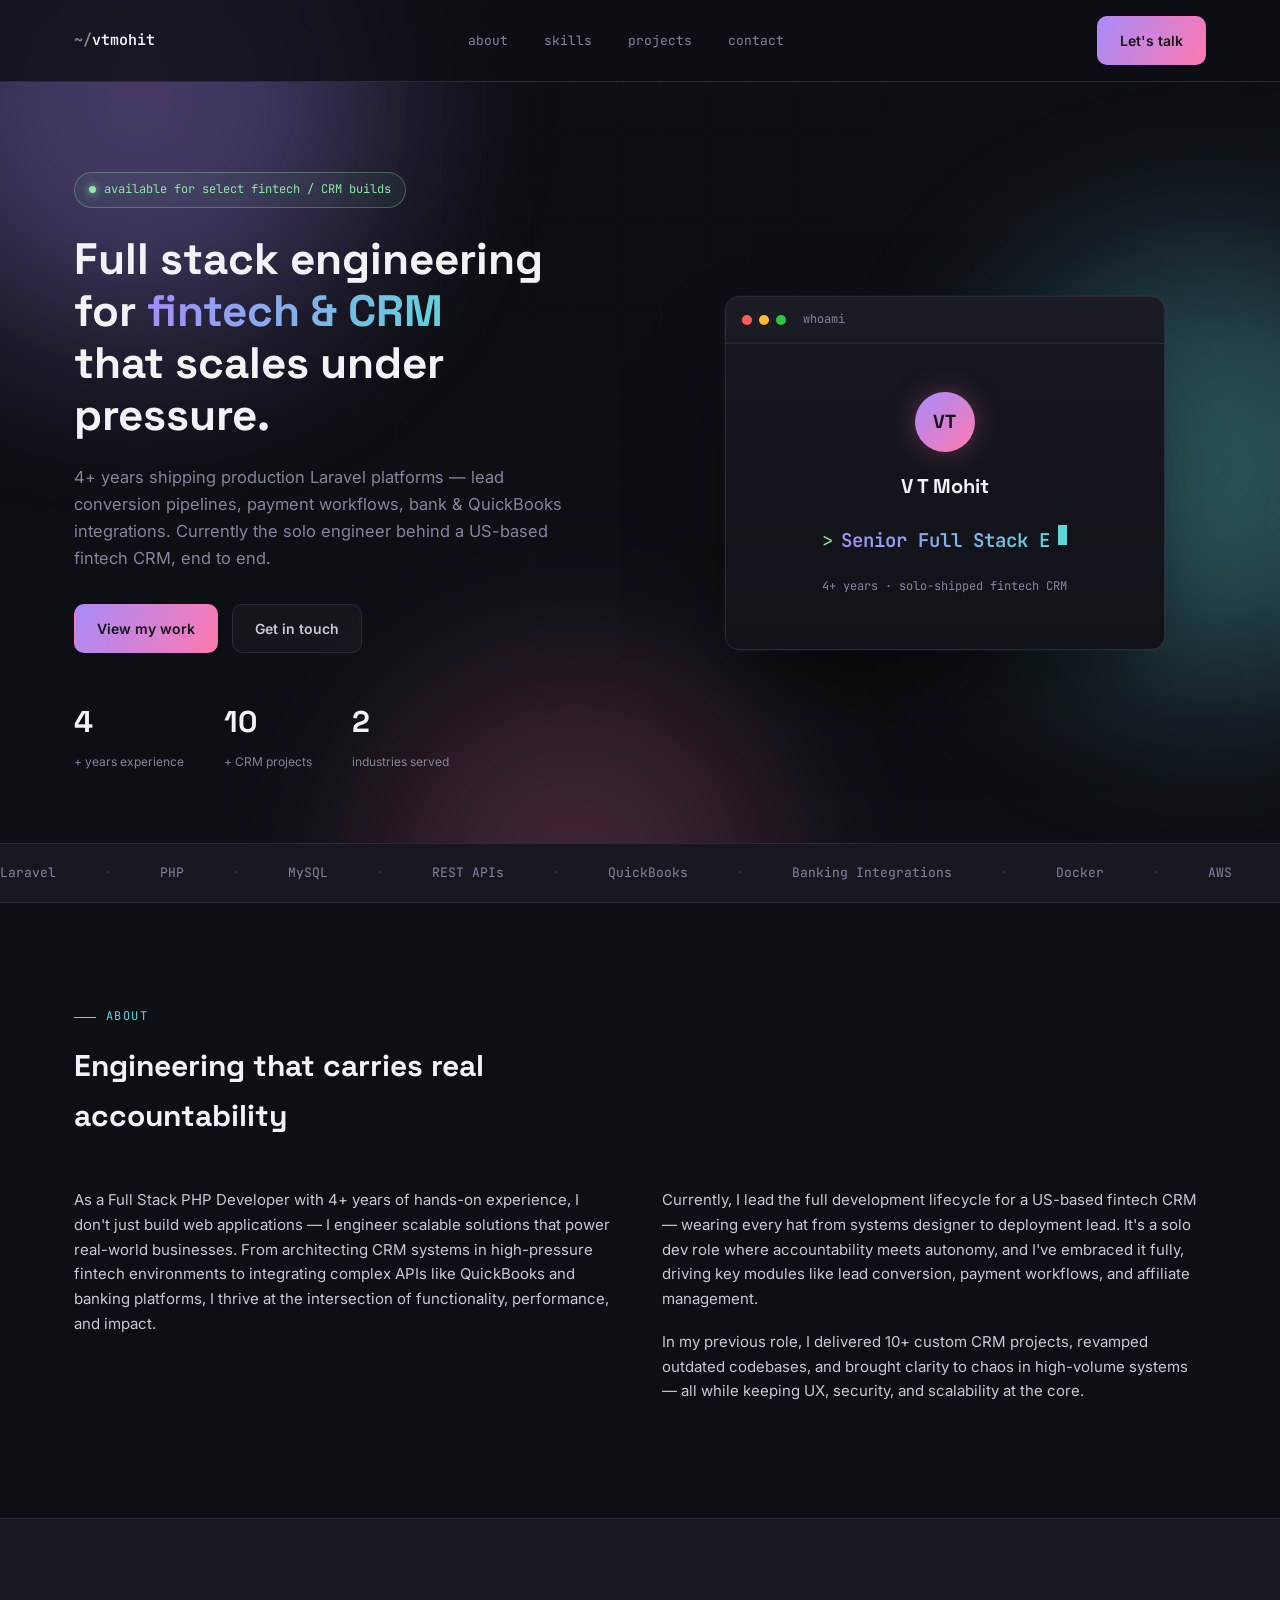
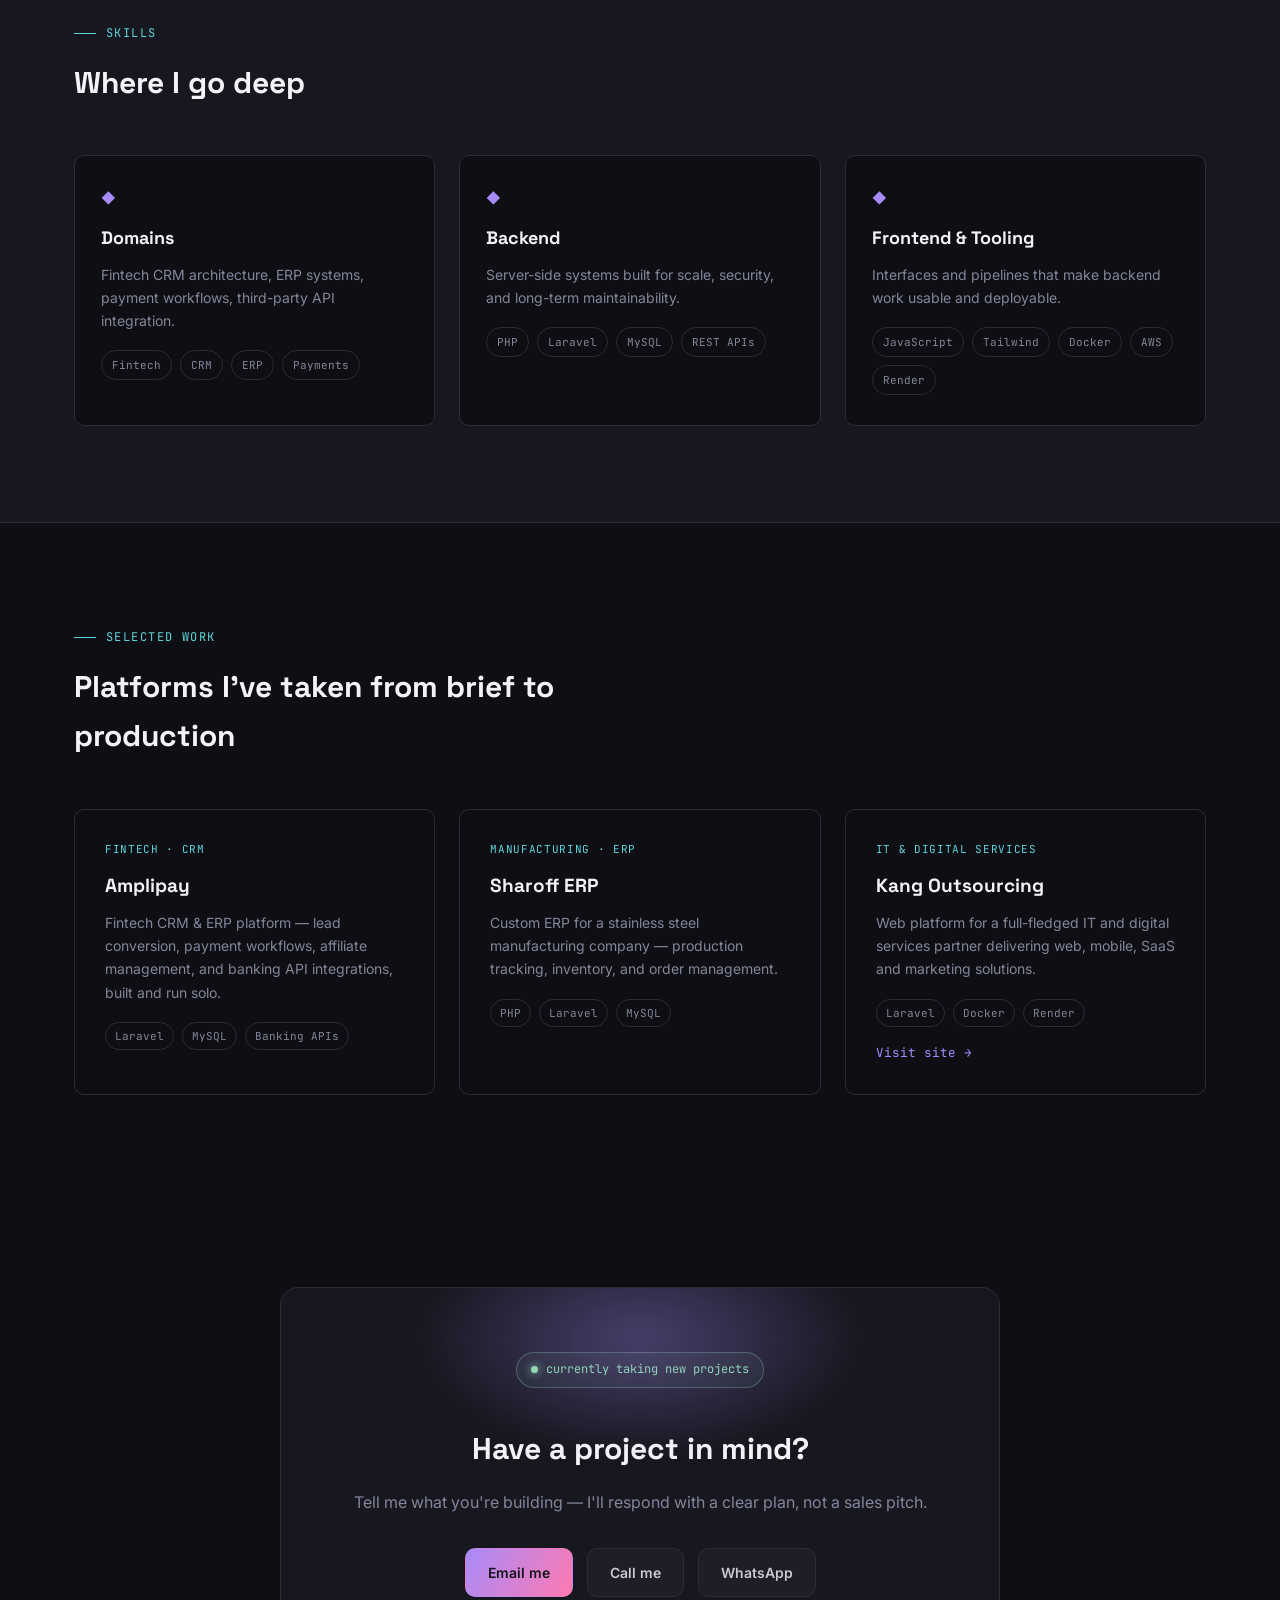
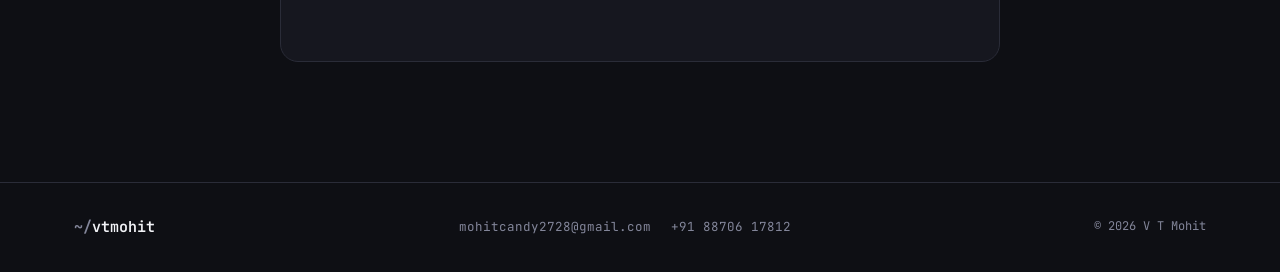
<file: index.html>
<!DOCTYPE html>
<html lang="en">
<head>
<meta charset="UTF-8">
<meta name="viewport" content="width=device-width, initial-scale=1.0">
<title>V T MOHIT — Senior Full Stack | CRM Platform Engineer | Fintech Solutions Specialist</title>
<meta name="description" content="Full Stack PHP Developer specializing in Fintech CRM and ERP solutions. 4+ years engineering scalable business platforms.">
<link rel="preconnect" href="https://fonts.googleapis.com">
<link href="https://fonts.googleapis.com/css2?family=JetBrains+Mono:wght@400;500;600;700&family=Space+Grotesk:wght@500;600;700&family=Inter:wght@400;500;600;700&display=swap" rel="stylesheet">
<link rel="stylesheet" href="style.css">
</head>
<body>

<div class="bg-fx">
  <div class="orb orb-purple"></div>
  <div class="orb orb-cyan"></div>
  <div class="orb orb-pink"></div>
  <div class="grid-fx"></div>
</div>

<header class="topbar">
  <div class="container topbar-inner">
    <div class="logo">
      <span class="prompt">~/</span><span class="logo-name">vtmohit</span>
    </div>
    <nav class="tabs">
      <a href="#about" class="tab">about</a>
      <a href="#skills" class="tab">skills</a>
      <a href="#projects" class="tab">projects</a>
      <a href="#contact" class="tab">contact</a>
    </nav>
    <a href="mailto:mohitcandy2728@gmail.com" class="btn btn-primary">Let's talk</a>
  </div>
</header>

<main>

  <section class="hero">
    <div class="container hero-grid">
      <div class="hero-copy reveal">
        <div class="badge"><span class="dot"></span>available for select fintech / CRM builds</div>
        <h1>Full stack engineering<br>for <span class="grad">fintech &amp; CRM</span><br>that scales under pressure.</h1>
        <p class="lead">4+ years shipping production Laravel platforms — lead conversion pipelines, payment workflows, bank &amp; QuickBooks integrations. Currently the solo engineer behind a US-based fintech CRM, end to end.</p>
        <div class="hero-actions">
          <a href="#projects" class="btn btn-primary">View my work</a>
          <a href="#contact" class="btn btn-ghost">Get in touch</a>
        </div>
        <div class="stat-row">
          <div class="stat"><strong class="count" data-target="4">0</strong><span>+ years experience</span></div>
          <div class="stat"><strong class="count" data-target="10">0</strong><span>+ CRM projects</span></div>
          <div class="stat"><strong class="count" data-target="2">0</strong><span>industries served</span></div>
        </div>
      </div>

      <div class="hero-visual reveal">
        <div class="type-panel">
          <div class="type-panel-bar">
            <span class="dot red"></span><span class="dot yellow"></span><span class="dot green"></span>
            <span class="type-panel-label">whoami</span>
          </div>
          <div class="type-panel-body">
            <div class="type-avatar">VT</div>
            <div class="type-name">V T Mohit</div>
            <div class="type-line">
              <span class="type-prefix">&gt;</span>
              <span id="typedRole" class="type-role"></span><span class="type-cursor">&#8203;</span>
            </div>
            <div class="type-sub">4+ years &middot; solo-shipped fintech CRM</div>
          </div>
        </div>
      </div>
    </div>

    <div class="marquee">
      <div class="marquee-track">
        <span>Laravel</span><span>PHP</span><span>MySQL</span><span>REST&nbsp;APIs</span><span>QuickBooks</span><span>Banking&nbsp;Integrations</span><span>Docker</span><span>AWS</span><span>Render</span>
        <span>Laravel</span><span>PHP</span><span>MySQL</span><span>REST&nbsp;APIs</span><span>QuickBooks</span><span>Banking&nbsp;Integrations</span><span>Docker</span><span>AWS</span><span>Render</span>
      </div>
    </div>
  </section>

  <section id="about">
    <div class="container">
      <div class="section-head reveal">
        <div class="eyebrow">About</div>
        <h2>Engineering that carries real accountability</h2>
      </div>
      <div class="grid-2">
        <div class="prose reveal">
          <p>As a Full Stack PHP Developer with 4+ years of hands-on experience, I don't just build web applications — I engineer scalable solutions that power real-world businesses. From architecting CRM systems in high-pressure fintech environments to integrating complex APIs like QuickBooks and banking platforms, I thrive at the intersection of functionality, performance, and impact.</p>
        </div>
        <div class="prose reveal">
          <p>Currently, I lead the full development lifecycle for a US-based fintech CRM — wearing every hat from systems designer to deployment lead. It's a solo dev role where accountability meets autonomy, and I've embraced it fully, driving key modules like lead conversion, payment workflows, and affiliate management.</p>
          <p>In my previous role, I delivered 10+ custom CRM projects, revamped outdated codebases, and brought clarity to chaos in high-volume systems — all while keeping UX, security, and scalability at the core.</p>
        </div>
      </div>
    </div>
  </section>

  <section id="skills" class="section-alt">
    <div class="container">
      <div class="section-head reveal">
        <div class="eyebrow">Skills</div>
        <h2>Where I go deep</h2>
      </div>
      <div class="grid-3">
        <div class="skill-card reveal">
          <div class="skill-icon">&#9670;</div>
          <h3>Domains</h3>
          <p>Fintech CRM architecture, ERP systems, payment workflows, third-party API integration.</p>
          <div class="tag-row"><span>Fintech</span><span>CRM</span><span>ERP</span><span>Payments</span></div>
        </div>
        <div class="skill-card reveal">
          <div class="skill-icon">&#9670;</div>
          <h3>Backend</h3>
          <p>Server-side systems built for scale, security, and long-term maintainability.</p>
          <div class="tag-row"><span>PHP</span><span>Laravel</span><span>MySQL</span><span>REST&nbsp;APIs</span></div>
        </div>
        <div class="skill-card reveal">
          <div class="skill-icon">&#9670;</div>
          <h3>Frontend &amp; Tooling</h3>
          <p>Interfaces and pipelines that make backend work usable and deployable.</p>
          <div class="tag-row"><span>JavaScript</span><span>Tailwind</span><span>Docker</span><span>AWS</span><span>Render</span></div>
        </div>
      </div>
    </div>
  </section>

  <section id="projects">
    <div class="container">
      <div class="section-head reveal">
        <div class="eyebrow">Selected Work</div>
        <h2>Platforms I've taken from brief to production</h2>
      </div>
      <div class="grid-3">
        <div class="project-card reveal">
          <div class="project-glow"></div>
          <div class="project-tag">Fintech &middot; CRM</div>
          <h3>Amplipay</h3>
          <p>Fintech CRM &amp; ERP platform — lead conversion, payment workflows, affiliate management, and banking API integrations, built and run solo.</p>
          <div class="stack-line"><span>Laravel</span><span>MySQL</span><span>Banking&nbsp;APIs</span></div>
        </div>
        <div class="project-card reveal">
          <div class="project-glow"></div>
          <div class="project-tag">Manufacturing &middot; ERP</div>
          <h3>Sharoff ERP</h3>
          <p>Custom ERP for a stainless steel manufacturing company — production tracking, inventory, and order management.</p>
          <div class="stack-line"><span>PHP</span><span>Laravel</span><span>MySQL</span></div>
        </div>
        <a href="https://kangoutsourcing-1.onrender.com" target="_blank" class="project-card project-link reveal">
          <div class="project-glow"></div>
          <div class="project-tag">IT &amp; Digital Services</div>
          <h3>Kang Outsourcing</h3>
          <p>Web platform for a full-fledged IT and digital services partner delivering web, mobile, SaaS and marketing solutions.</p>
          <div class="stack-line"><span>Laravel</span><span>Docker</span><span>Render</span></div>
          <span class="visit">Visit site &rarr;</span>
        </a>
      </div>
    </div>
  </section>

  <section id="contact" class="cta-section">
    <div class="container">
      <div class="cta-card reveal">
        <div class="cta-glow"></div>
        <div class="badge"><span class="dot"></span>currently taking new projects</div>
        <h2>Have a project in mind?</h2>
        <p>Tell me what you're building — I'll respond with a clear plan, not a sales pitch.</p>
        <div class="contact-actions">
          <a href="mailto:mohitcandy2728@gmail.com" class="btn btn-primary">Email me</a>
          <a href="tel:+918870617812" class="btn btn-ghost">Call me</a>
          <a href="https://wa.me/918870617812" target="_blank" class="btn btn-ghost">WhatsApp</a>
        </div>
      </div>
    </div>
  </section>

</main>

<footer class="site-footer">
  <div class="container footer-inner">
    <div class="logo"><span class="prompt">~/</span><span class="logo-name">vtmohit</span></div>
    <div class="footer-links">
      <a href="mailto:mohitcandy2728@gmail.com">mohitcandy2728@gmail.com</a>
      <a href="tel:+918870617812">+91 88706 17812</a>
    </div>
    <span class="copyright">&copy; 2026 V T Mohit</span>
  </div>
</footer>

<script>
  // Typewriter role rotator
  const roles = [
    "Senior Full Stack Engineer",
    "CRM Platform Engineer",
    "Fintech Solutions Specialist",
    "Laravel &amp; PHP Developer",
    "API Integration Specialist"
  ];
  const typedEl = document.getElementById('typedRole');
  if (typedEl) {
    let ri = 0, ci = 0, deleting = false;
    const tick = () => {
      const full = roles[ri];
      if (!deleting) {
        ci++;
        typedEl.textContent = full.slice(0, ci);
        if (ci === full.length) { deleting = true; setTimeout(tick, 1400); return; }
      } else {
        ci--;
        typedEl.textContent = full.slice(0, ci);
        if (ci === 0) { deleting = false; ri = (ri + 1) % roles.length; }
      }
      setTimeout(tick, deleting ? 32 : 55);
    };
    tick();
  }

  // Reveal on scroll
  const revealEls = document.querySelectorAll('.reveal');
  const io = new IntersectionObserver((entries) => {
    entries.forEach(e => { if (e.isIntersecting) { e.target.classList.add('in'); io.unobserve(e.target); } });
  }, { threshold: 0.15 });
  revealEls.forEach(el => io.observe(el));

  // Count-up stats
  const counters = document.querySelectorAll('.count');
  const countIo = new IntersectionObserver((entries) => {
    entries.forEach(e => {
      if (!e.isIntersecting) return;
      const el = e.target;
      const target = parseInt(el.dataset.target, 10);
      let cur = 0;
      const step = Math.max(1, Math.round(target / 30));
      const tick = () => {
        cur += step;
        if (cur >= target) { el.textContent = target; return; }
        el.textContent = cur;
        requestAnimationFrame(tick);
      };
      tick();
      countIo.unobserve(el);
    });
  }, { threshold: 0.6 });
  counters.forEach(el => countIo.observe(el));
</script>

</body>
</html>
</file>
<file: style.css>
/* ==========================================================================
   V T Mohit — Portfolio (premium coder-ad theme)
   ========================================================================== */
:root {
  --bg:        #0e0f14;
  --panel:     #16171f;
  --panel-2:   #1b1c26;
  --border:    #2a2c38;
  --text:      #c7c9d3;
  --text-dim:  #83869a;
  --heading:   #f2f3f7;

  --purple:  #a78bfa;
  --pink:    #ff79b0;
  --green:   #8ee6a8;
  --cyan:    #5fd4d9;
  --amber:   #f2b866;

  --font-display: "Space Grotesk", "Inter", sans-serif;
  --font-mono: "JetBrains Mono", ui-monospace, "SF Mono", Consolas, monospace;
  --font-body: "Inter", -apple-system, BlinkMacSystemFont, "Segoe UI", sans-serif;

  --radius: 10px;
  --container: 1180px;
}

* { box-sizing: border-box; }
html { scroll-behavior: smooth; }
::selection { background: var(--purple); color: var(--bg); }

body {
  margin: 0;
  background: var(--bg);
  color: var(--text);
  font-family: var(--font-body);
  font-size: 16px;
  line-height: 1.65;
  -webkit-font-smoothing: antialiased;
  position: relative;
  overflow-x: hidden;
}

a { color: inherit; text-decoration: none; }
.container { max-width: var(--container); margin: 0 auto; padding: 0 24px; }

/* ---------------- Animated background ---------------- */
.bg-fx { position: fixed; inset: 0; z-index: 0; overflow: hidden; pointer-events: none; }
.grid-fx {
  position: absolute; inset: 0;
  background-image:
    linear-gradient(rgba(255,255,255,0.015) 1px, transparent 1px),
    linear-gradient(90deg, rgba(255,255,255,0.015) 1px, transparent 1px);
  background-size: 44px 44px;
  mask-image: radial-gradient(ellipse at 50% 0%, black, transparent 75%);
}
.orb { position: absolute; border-radius: 50%; filter: blur(90px); opacity: 0.35; }
.orb-purple { width: 480px; height: 480px; background: var(--purple); top: -140px; left: -100px; animation: float1 22s ease-in-out infinite; }
.orb-cyan   { width: 420px; height: 420px; background: var(--cyan); top: 260px; right: -140px; animation: float2 26s ease-in-out infinite; }
.orb-pink   { width: 380px; height: 380px; background: var(--pink); bottom: -160px; left: 30%; animation: float3 24s ease-in-out infinite; opacity: 0.22; }

@keyframes float1 { 0%,100% { transform: translate(0,0); } 50% { transform: translate(60px, 50px); } }
@keyframes float2 { 0%,100% { transform: translate(0,0); } 50% { transform: translate(-50px, -40px); } }
@keyframes float3 { 0%,100% { transform: translate(0,0); } 50% { transform: translate(40px, -60px); } }

h1, h2, h3 { color: var(--heading); margin: 0 0 0.5em; font-family: var(--font-display); font-weight: 700; }

/* ---------------- Scroll reveal ---------------- */
.reveal { opacity: 0; transform: translateY(24px); transition: opacity .7s ease, transform .7s ease; }
.reveal.in { opacity: 1; transform: translateY(0); }

/* ---------------- Top bar ---------------- */
.topbar {
  position: sticky; top: 0; z-index: 50;
  background: rgba(14,15,20,0.82);
  backdrop-filter: blur(12px);
  border-bottom: 1px solid var(--border);
}
.topbar-inner { display: flex; align-items: center; justify-content: space-between; padding: 16px 24px; }
.logo { font-family: var(--font-mono); font-size: 15px; font-weight: 600; }
.logo .prompt { color: var(--text-dim); }
.logo-name { color: var(--heading); }

.tabs { display: flex; gap: 8px; }
.tab { font-family: var(--font-mono); font-size: 13px; color: var(--text-dim); padding: 8px 14px; border-radius: var(--radius); transition: color .15s ease; }
.tab:hover { color: var(--cyan); }
@media (max-width: 900px) { .tabs { display: none; } }

.btn {
  display: inline-flex; align-items: center; gap: 8px;
  font-family: var(--font-body); font-size: 14px; font-weight: 600;
  padding: 12px 22px; border-radius: var(--radius); cursor: pointer;
  border: 1px solid var(--border); transition: all .18s ease; white-space: nowrap;
}
.btn-primary { background: linear-gradient(120deg, var(--purple), var(--pink)); color: #14151b; border-color: transparent; }
.btn-primary:hover { filter: brightness(1.1); transform: translateY(-2px); box-shadow: 0 12px 30px -10px rgba(167,139,250,0.5); }
.btn-ghost { color: var(--text); background: rgba(255,255,255,0.03); }
.btn-ghost:hover { border-color: var(--cyan); color: var(--cyan); transform: translateY(-2px); }

/* ---------------- Hero ---------------- */
.hero { padding: 90px 0 0; position: relative; z-index: 1; }
.hero-grid { display: grid; grid-template-columns: 1.05fr 1fr; gap: 60px; align-items: center; padding-bottom: 70px; }
@media (max-width: 980px) { .hero-grid { grid-template-columns: 1fr; } }

.badge {
  display: inline-flex; align-items: center; gap: 8px;
  font-family: var(--font-mono); font-size: 12px; color: var(--green);
  border: 1px solid rgba(142,230,168,0.3); background: rgba(142,230,168,0.06);
  padding: 7px 14px; border-radius: 100px; margin-bottom: 26px;
}
.badge .dot { width: 7px; height: 7px; border-radius: 50%; background: var(--green); box-shadow: 0 0 8px var(--green); animation: pulse-dot 1.8s ease-in-out infinite; }
@keyframes pulse-dot { 0%,100% { opacity: 1; } 50% { opacity: 0.35; } }

.hero h1 { font-size: 44px; line-height: 1.18; }
.hero h1 .grad {
  background: linear-gradient(120deg, var(--purple), var(--cyan));
  -webkit-background-clip: text; background-clip: text; color: transparent;
}
.hero .lead { font-size: 16.5px; color: var(--text-dim); max-width: 520px; margin: 22px 0 32px; }
.hero-actions { display: flex; gap: 14px; flex-wrap: wrap; margin-bottom: 44px; }

.stat-row { display: flex; gap: 40px; flex-wrap: wrap; }
.stat strong { display: block; font-family: var(--font-display); font-size: 30px; color: var(--heading); }
.stat span { font-size: 12px; color: var(--text-dim); }

/* ---------------- Hero typing panel ---------------- */
.hero-visual { display: flex; align-items: center; justify-content: center; }
.type-panel {
  width: 100%; max-width: 440px; border-radius: 14px; overflow: hidden;
  background: linear-gradient(180deg, var(--panel), #121319);
  border: 1px solid var(--border);
  box-shadow: 0 40px 90px -30px rgba(0,0,0,0.7), 0 0 0 1px rgba(167,139,250,0.06);
  animation: panel-glow 5s ease-in-out infinite;
}
@keyframes panel-glow {
  0%,100% { box-shadow: 0 40px 90px -30px rgba(0,0,0,0.7), 0 0 40px -18px rgba(167,139,250,0.25); }
  50%     { box-shadow: 0 40px 90px -30px rgba(0,0,0,0.7), 0 0 55px -14px rgba(95,212,217,0.3); }
}
.type-panel-bar {
  display: flex; align-items: center; gap: 7px; padding: 13px 16px;
  border-bottom: 1px solid var(--border); background: rgba(255,255,255,0.02);
}
.type-panel-bar .dot { width: 10px; height: 10px; border-radius: 50%; }
.dot.red { background: #ff5f57; } .dot.yellow { background: #febc2e; } .dot.green { background: #28c840; }
.type-panel-label { margin-left: 10px; font-family: var(--font-mono); font-size: 12px; color: var(--text-dim); }

.type-panel-body { padding: 48px 34px 52px; text-align: center; }
.type-avatar {
  width: 60px; height: 60px; margin: 0 auto 18px; border-radius: 50%;
  background: linear-gradient(135deg, var(--purple), var(--pink));
  display: flex; align-items: center; justify-content: center;
  font-family: var(--font-display); font-weight: 700; color: #14151b; font-size: 19px;
  box-shadow: 0 0 30px -6px rgba(255,121,176,0.5);
}
.type-name { font-family: var(--font-display); font-size: 20px; font-weight: 700; color: var(--heading); margin-bottom: 22px; }

.type-line {
  min-height: 34px; display: flex; align-items: baseline; justify-content: center; gap: 8px;
  font-family: var(--font-mono); font-size: 19px; margin-bottom: 18px; flex-wrap: wrap;
}
.type-prefix { color: var(--green); }
.type-role {
  background: linear-gradient(120deg, var(--purple), var(--cyan));
  -webkit-background-clip: text; background-clip: text; color: transparent; font-weight: 600;
}
.type-cursor {
  display: inline-block; width: 9px; height: 20px; background: var(--cyan);
  animation: blink 0.9s steps(1) infinite; vertical-align: -3px;
}
@keyframes blink { 50% { opacity: 0; } }

.type-sub { font-family: var(--font-mono); font-size: 12px; color: var(--text-dim); }

@media (max-width: 980px) { .type-panel { max-width: 420px; } }

/* ---------------- Marquee ---------------- */
.marquee {
  border-top: 1px solid var(--border); border-bottom: 1px solid var(--border);
  background: var(--panel); overflow: hidden; padding: 18px 0;
}
.marquee-track {
  display: flex; gap: 48px; width: max-content;
  font-family: var(--font-mono); font-size: 13px; color: var(--text-dim);
  animation: scroll-left 26s linear infinite;
}
.marquee-track span::after { content: "•"; margin-left: 48px; color: var(--border); }
@keyframes scroll-left { from { transform: translateX(0); } to { transform: translateX(-50%); } }

/* ---------------- Sections ---------------- */
section { padding: 96px 0; position: relative; z-index: 1; }
.section-alt { background: var(--panel); border-top: 1px solid var(--border); border-bottom: 1px solid var(--border); }

.eyebrow {
  display: inline-flex; align-items: center; gap: 10px;
  font-family: var(--font-mono); font-size: 12px; letter-spacing: .12em; text-transform: uppercase;
  color: var(--cyan); margin-bottom: 14px;
}
.eyebrow::before { content: ""; width: 22px; height: 1px; background: var(--cyan); }
.section-head { max-width: 620px; margin-bottom: 48px; }
.section-head h2 { font-size: 30px; }

.grid-2 { display: grid; grid-template-columns: 1fr 1fr; gap: 44px; }
.grid-3 { display: grid; grid-template-columns: repeat(3, 1fr); gap: 24px; }
@media (max-width: 900px) { .grid-2, .grid-3 { grid-template-columns: 1fr; } }

.prose p { color: var(--text); font-size: 15px; margin: 0 0 18px; }

/* ---------------- Skill cards ---------------- */
.skill-card {
  background: var(--bg); border: 1px solid var(--border); border-radius: var(--radius);
  padding: 30px 26px; transition: transform .2s ease, border-color .2s ease;
}
.skill-card:hover { transform: translateY(-4px); border-color: var(--purple); }
.skill-icon { color: var(--purple); font-size: 14px; margin-bottom: 14px; }
.skill-card h3 { font-size: 18px; margin-bottom: 10px; }
.skill-card p { font-size: 14px; color: var(--text-dim); margin: 0 0 18px; }
.tag-row { display: flex; flex-wrap: wrap; gap: 8px; }
.tag-row span { font-size: 11px; font-family: var(--font-mono); color: var(--text-dim); border: 1px solid var(--border); padding: 5px 10px; border-radius: 100px; }

/* ---------------- Project cards ---------------- */
.project-card {
  position: relative; display: block; background: var(--bg); border: 1px solid var(--border);
  border-radius: var(--radius); padding: 30px; overflow: hidden; transition: transform .2s ease, border-color .2s ease;
}
.project-card:hover { transform: translateY(-5px); border-color: transparent; }
.project-glow {
  position: absolute; inset: -1px; border-radius: var(--radius); padding: 1px;
  background: linear-gradient(120deg, var(--purple), var(--cyan), var(--pink));
  opacity: 0; transition: opacity .25s ease;
  -webkit-mask: linear-gradient(#000 0 0) content-box, linear-gradient(#000 0 0);
  -webkit-mask-composite: xor; mask-composite: exclude; pointer-events: none;
}
.project-card:hover .project-glow { opacity: 1; }
.project-tag { font-family: var(--font-mono); font-size: 11px; text-transform: uppercase; letter-spacing: .06em; color: var(--cyan); margin-bottom: 12px; }
.project-card h3 { font-size: 19px; margin-bottom: 10px; }
.project-card p { font-size: 14px; color: var(--text-dim); margin: 0 0 18px; }
.stack-line { display: flex; gap: 8px; flex-wrap: wrap; }
.stack-line span { font-family: var(--font-mono); font-size: 11px; color: var(--text-dim); border: 1px solid var(--border); padding: 4px 9px; border-radius: 100px; }
.project-link .visit { display: inline-block; margin-top: 16px; font-family: var(--font-mono); font-size: 12.5px; color: var(--purple); }

/* ---------------- CTA ---------------- */
.cta-section { padding-bottom: 120px; }
.cta-card {
  position: relative; max-width: 720px; margin: 0 auto; text-align: center;
  background: var(--panel); border: 1px solid var(--border); border-radius: 18px;
  padding: 64px 40px; overflow: hidden;
}
.cta-glow {
  position: absolute; width: 500px; height: 260px; left: 50%; top: -80px; transform: translateX(-50%);
  background: radial-gradient(ellipse, rgba(167,139,250,0.35), transparent 65%);
  filter: blur(10px); pointer-events: none;
}
.cta-card .badge { margin-left: auto; margin-right: auto; }
.cta-card h2 { font-size: 30px; margin-top: 10px; }
.cta-card p { color: var(--text-dim); margin-bottom: 32px; }
.contact-actions { display: flex; gap: 14px; flex-wrap: wrap; justify-content: center; }

/* ---------------- Footer ---------------- */
.site-footer { border-top: 1px solid var(--border); padding: 32px 0; position: relative; z-index: 1; }
.footer-inner { display: flex; align-items: center; justify-content: space-between; flex-wrap: wrap; gap: 14px; }
.footer-links { display: flex; gap: 20px; font-family: var(--font-mono); font-size: 12.5px; color: var(--text-dim); }
.footer-links a:hover { color: var(--cyan); }
.copyright { font-family: var(--font-mono); font-size: 12px; color: var(--text-dim); }

@media (prefers-reduced-motion: reduce) {
  .orb, .ring-1, .ring-2, .float-chip, .marquee-track, .badge .dot { animation: none !important; }
  .reveal { transition: none; opacity: 1; transform: none; }
}
</file>
